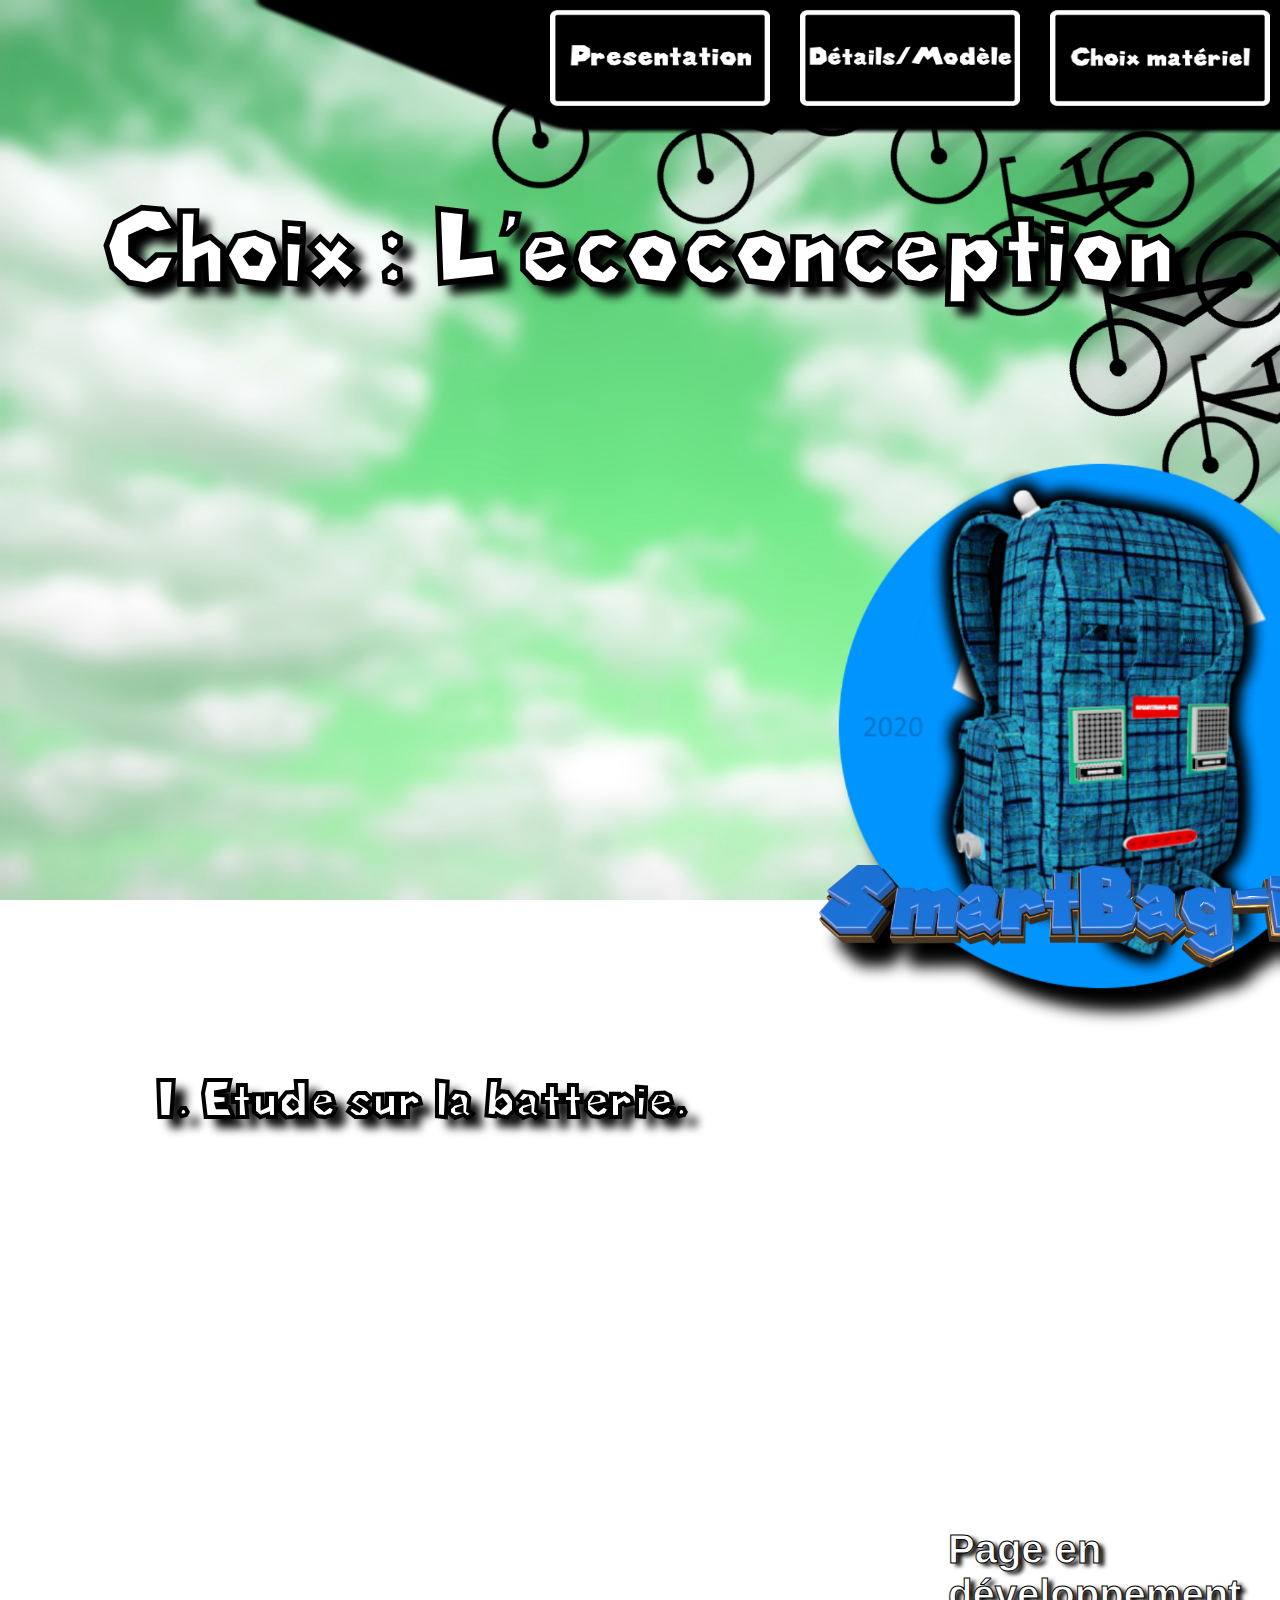
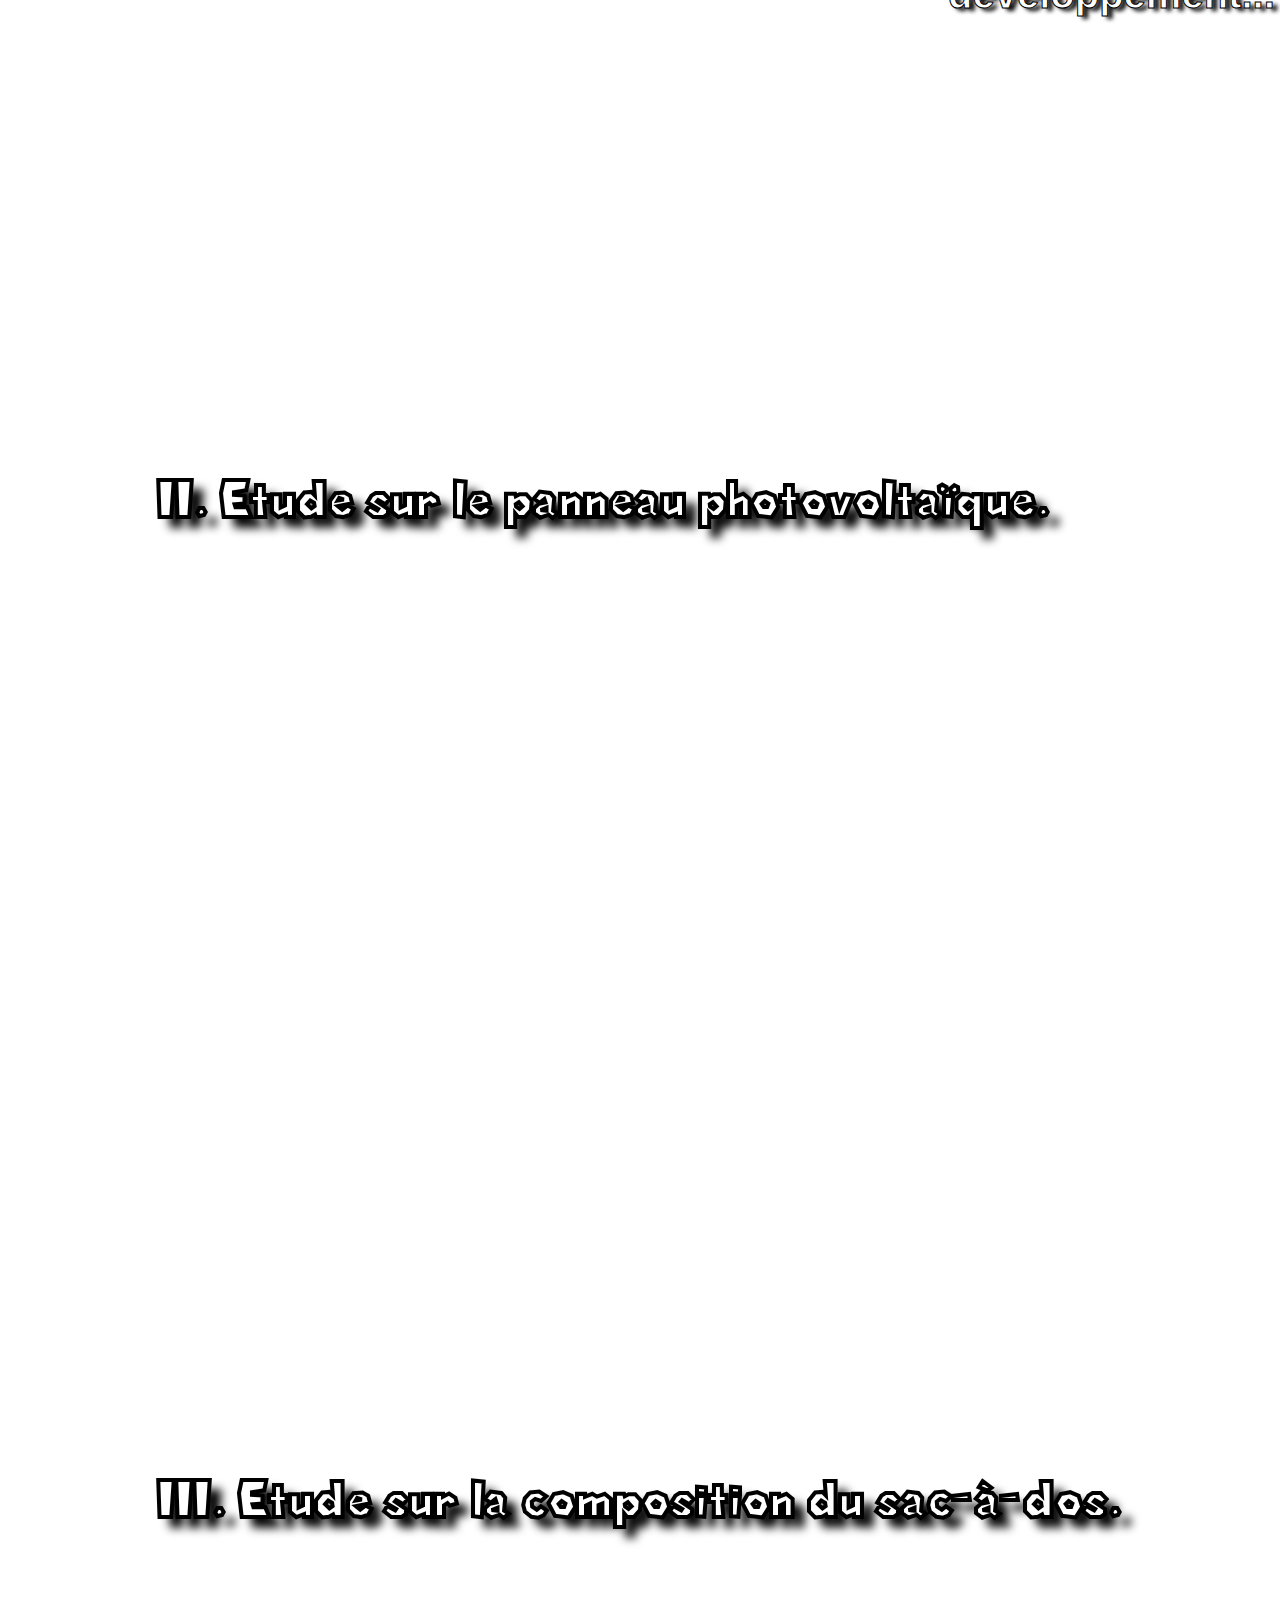
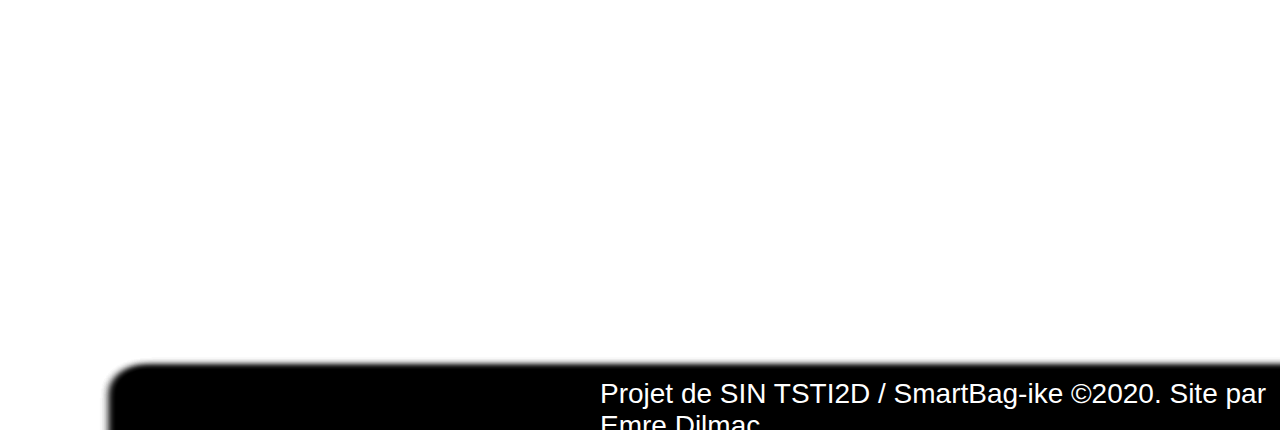
<file: choix.html>
<!DOCTYPE html>
<html lang="fr">
<head>
<link rel="stylesheet" type="text/css" href="choix.css" />
<link rel="icon" href="logo1.png" />
<meta charset="UTF-8">
<meta name="description" content="SmartBag-ike est un projet innovant conçu par un groupe de 3 étudiants en fillière STI2D de 2019-2020">
<meta name="keywords" content="Smart, bag, innovative, technology, sti2d, projet tech, informatique, it">

<style>

</style>   
<title>SmartBag-ike</title>


</head>

<body background="backgrounds/background3.jpg">
<header>
<img src="header web.png" width="1880" height="170" style ="position: absolute; top: 0px; left:245px";/>
</header>
<header>
</header>
<figure>
<div class="home_button">
<a href="index.html">
<img src="home_button.png" width="92" height="92" style ="position: absolute; top: 10px; left: 1350px;" onmouseover="this.src='home_button_animatedaf.png'" onmouseout="this.src='home_button.png'"/>
</a>
</div>
<a href="presentation.html">
<img src="presentation_butto1n.png" width="220" height="96" style ="position: absolute; top: 10px; left: 550px;" onmouseover="this.src='presentation_button_animatedaf.png'" onmouseout="this.src='presentation_butto1n.png'" />
</a>
<a href="Details.html">
<img src="details_button.png" width="220" height="96" style ="position: absolute; top: 10px; left: 800px;" onmouseover="this.src='details_button_animatedaf.png'" onmouseout="this.src='details_button.png'" />
</a>
<a href="Choix.html">
<img src="Choix_button.png" width="220" height="96" style ="position: absolute; top: 10px; left: 1050px;" onmouseover="this.src='Choix_button_animatedaf.png'" onmouseout="this.src='choix_button.png'" />
</a>
<h1 style ="position: absolute; top: 1500px; margin-left: 900px;">Page en développement...</h1>
</figure>
<image>
<div class="logo-choix-header" style="position: absolute; top: 450px";>
</div>
<text>
<h3>Choix : L'ecoconception</h3>
<h4 style ="position: absolute; top: 1000px;  margin-left: 150px;">I. Etude sur la batterie.</h4>
<h4 style ="position: absolute; top: 2000px;  margin-left: 150px;">II. Etude sur le panneau photovoltaïque.</h4>
<h4 style ="position: absolute; top: 3000px;  margin-left: 150px;">III. Etude sur la composition du sac-à-dos.</h4>
</text>
<footer>
<img src="footer_web.png" width="1980" height="80" style ="position: absolute; top: 3550px; left:80px";/>
<p style ="position: absolute; top: 3550px; left:600px">Projet de SIN TSTI2D / SmartBag-ike ©2020. Site par Emre Dilmac</p>
</footer>

</body>


</html>
</file>
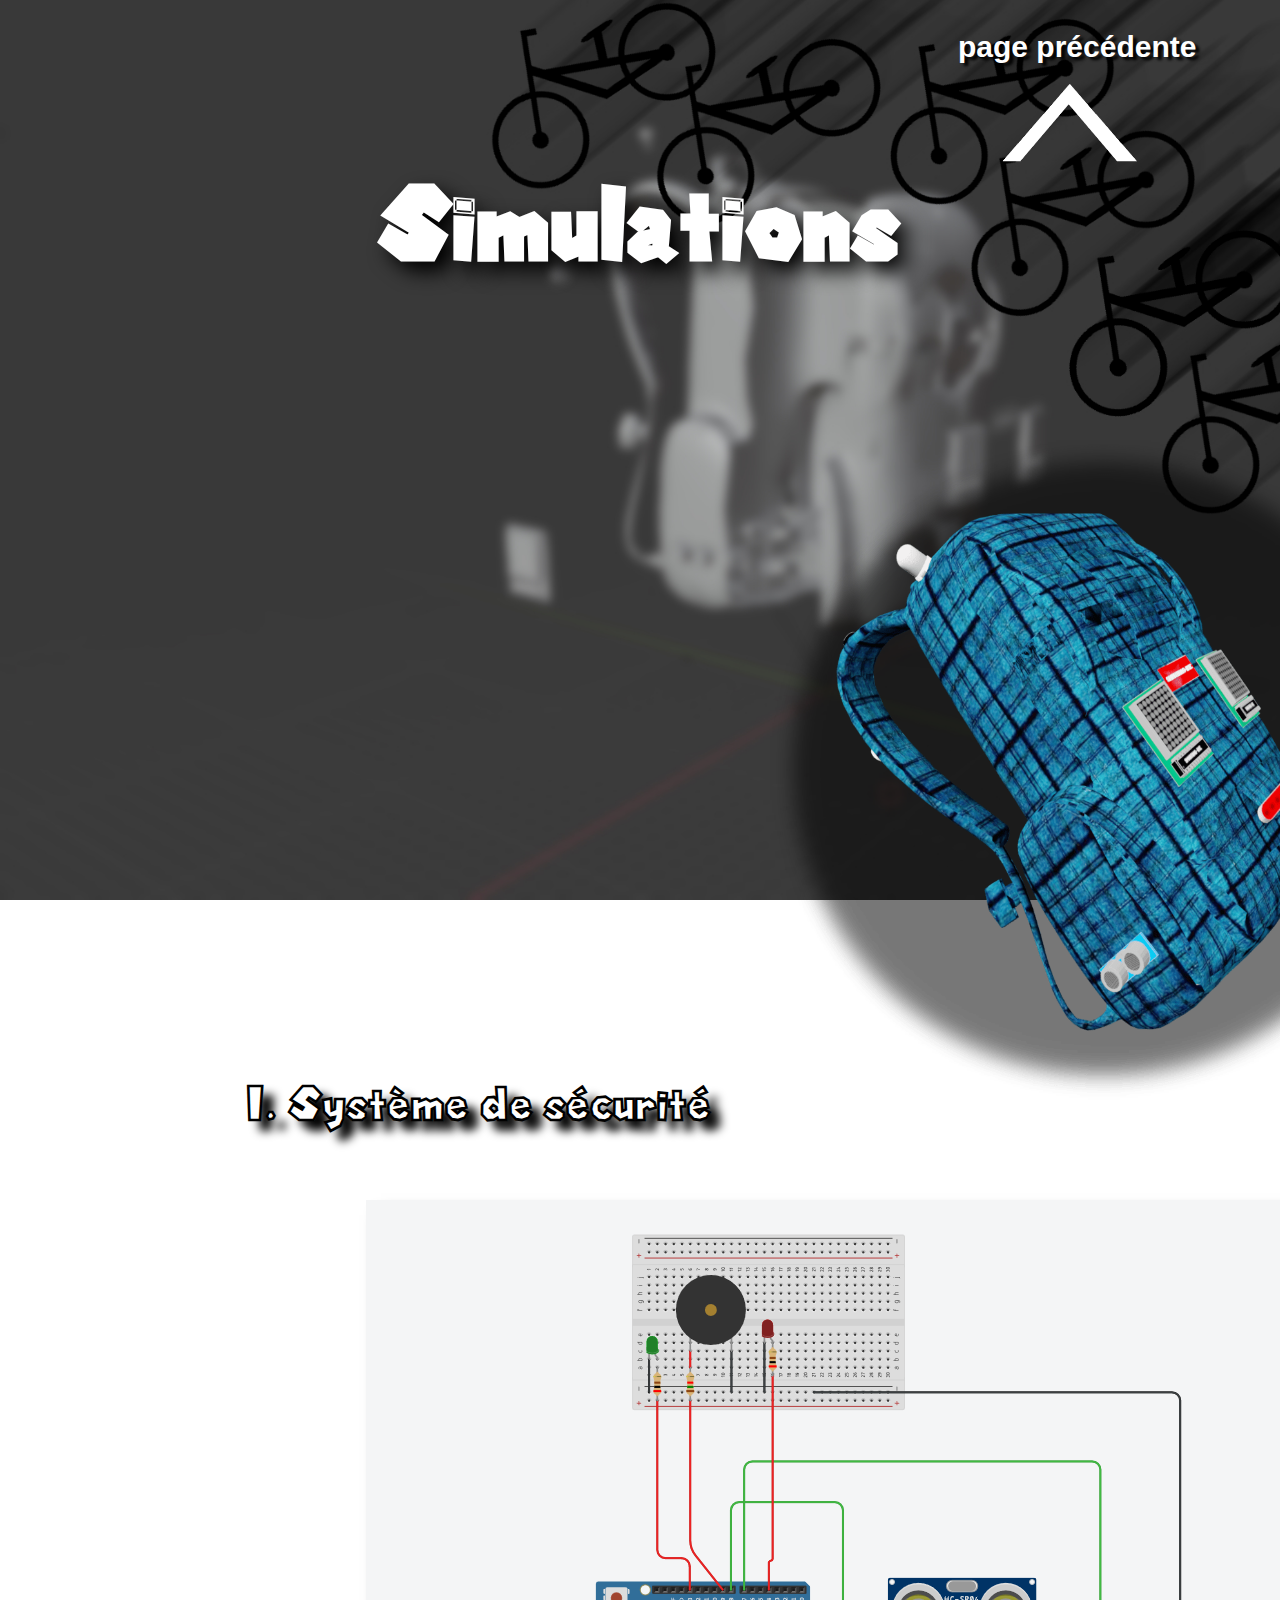
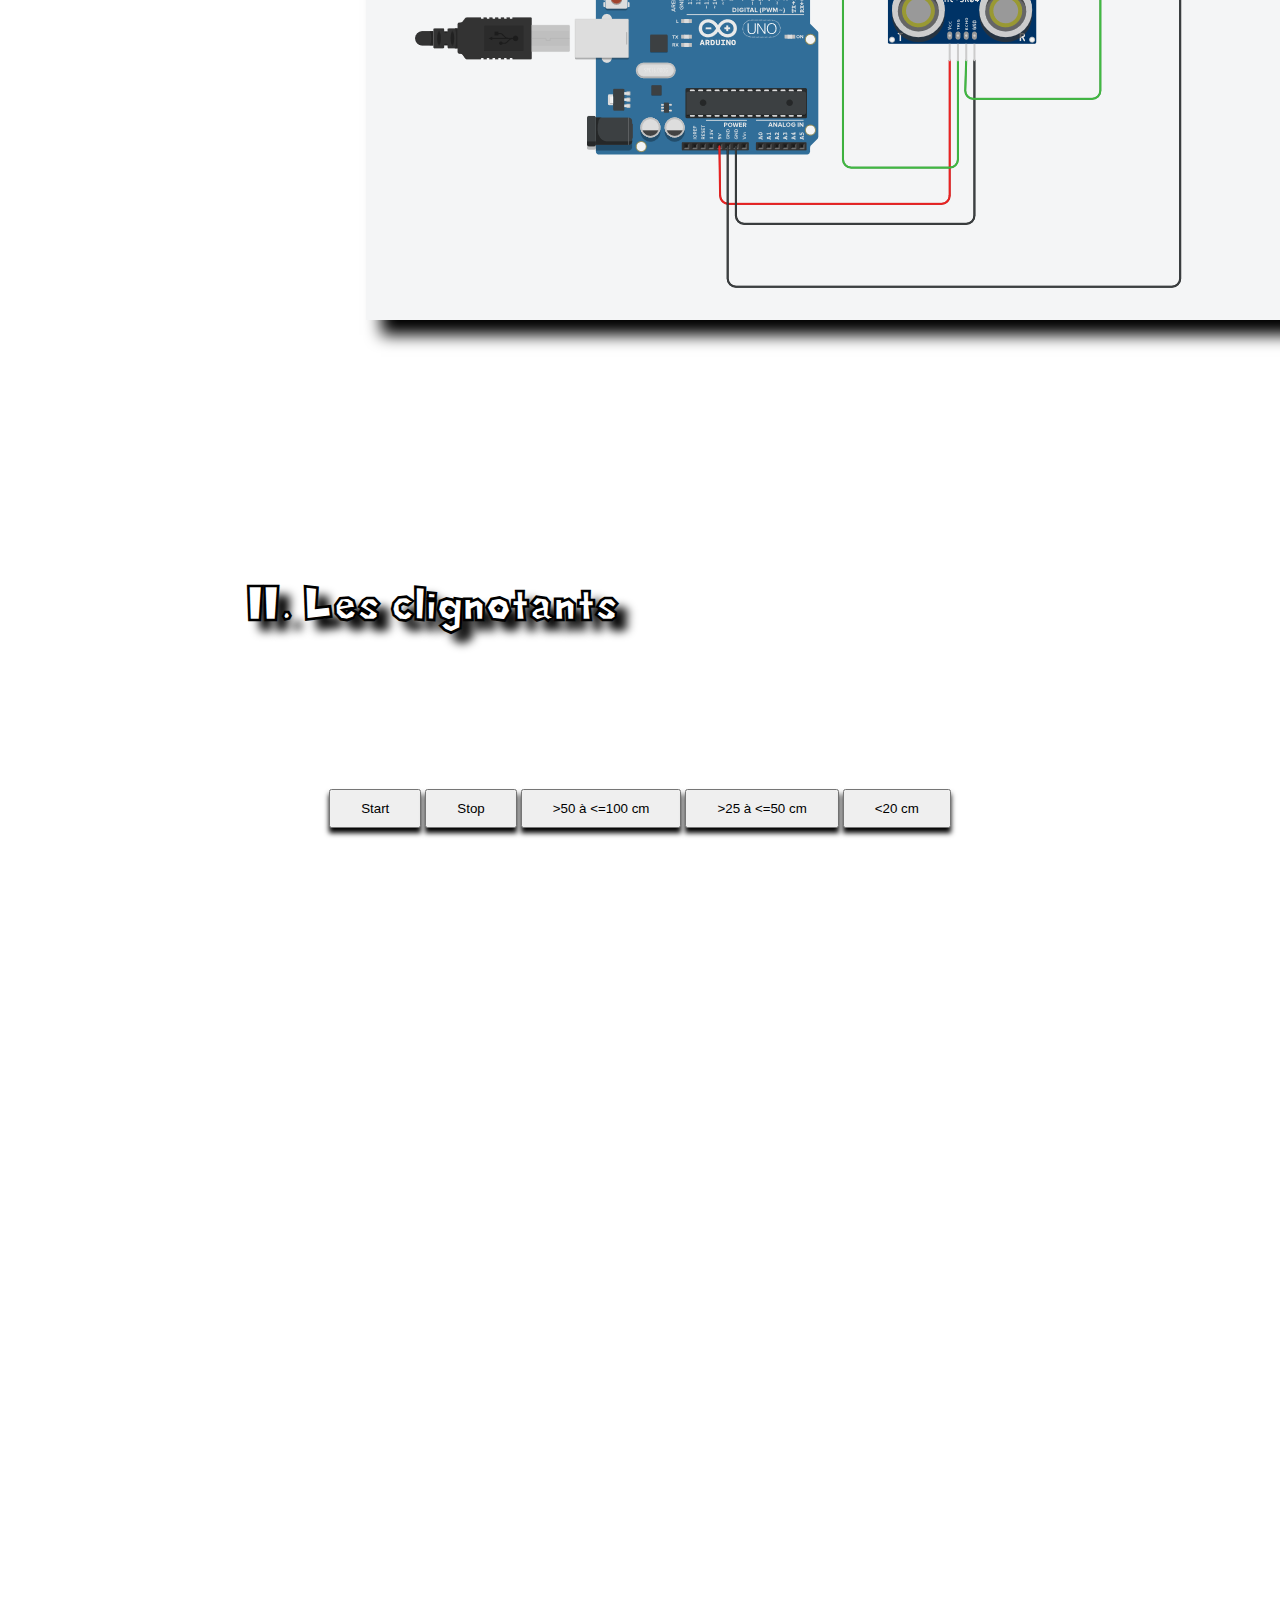
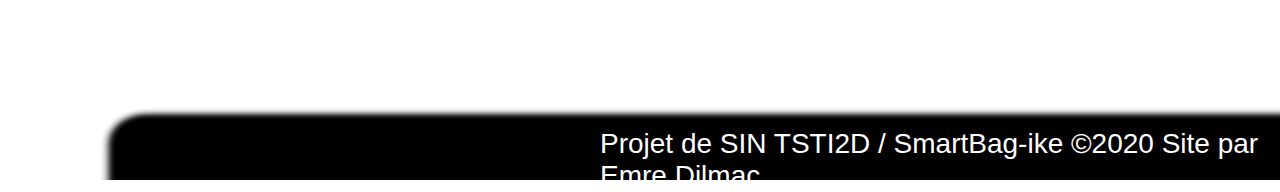
<file: details-page-2.html>
<!DOCTYPE html>
<html lang="fr">
<head>
<link rel="stylesheet" type="text/css" href="details.css" />
<link rel="icon" href="logo1.png" />
<meta charset="UTF-8">
<meta name="description" content="SmartBag-ike est un projet innovant conçu par un groupe de 3 étudiants en fillière STI2D de 2019-2020">
<meta name="keywords" content="Smart, bag, innovative, technology, sti2d, projet tech, informatique, it">

<style>
</style>   
<title>SmartBag-ike</title>
</head>

<body id="detail-2">
<h3>Simulations</h3>
<header>
<a href="details.html">
<img src="images/scroll3.png" width="140" height="90" style ="position: absolute; top: 80px; left: 1000px;" onmouseover="this.src='images/scroll4.gif'" onmouseout="this.src='images/scroll3.png'" />
</a>
<h1 style ="position: absolute; top: 10px; margin-left: 950px; margin-right: auto;">page précédente</h1>
<img src="images/pour-page-detail.png" width="660" height="660" style ="position: absolute; top: 440px; left: 770px;"/>
</header>
<figure>
<h5 style ="position: absolute; top: 1000px; margin-left: 200px; margin-right: auto;">I. Système de sécurité</h5>
<h5 style ="position: absolute; top: 2100px; margin-left: 200px; margin-right: auto;">II. Les clignotants</h5>
</figure>
<img id="img-change" src="simulation securite/etteint.png" style ="position: absolute; top: 1200px; margin-left: 28%; margin-right: auto; box-shadow: 15px 15px 15px black;"/>
<div class="buttons">
<button onclick="start()">Start</button>
<button onclick="stop()">Stop</button>
<button onclick="inf100()">>50 à <=100 cm</button>
<button onclick="inf50()">>25 à <=50 cm</button>
<button onclick="infvingt()"><20 cm</button>
</div>
<script id="simulation-test-detail">
var beep = new Audio();
beep.src = "beep.wav";
function playBtnSound(num){
bleep.play();
}
var img = document.getElementById("img-change");
function start(){
img.src='simulation securite/allume.png';
}
function stop(){
img.src='simulation securite/etteint.png';
}
function infvingt(){
img.src='simulation securite/inf20cm.png';
}
function inf100(){
img.src='simulation securite/50-100cm.gif';
beep.src="beep.wav";
}
function inf50(){
img.src='simulation securite/inférieur-à-50cm.gif';
} 

</script>
<footer>
<img src="footer_web.png" width="1980" height="80" style ="position: absolute; top: 3300px; left:80px";/>
<p style ="position: absolute; top: 3300px; left:600px">Projet de SIN TSTI2D / SmartBag-ike ©2020 Site par Emre Dilmac</p>
</footer>

</body>


</html>
</file>
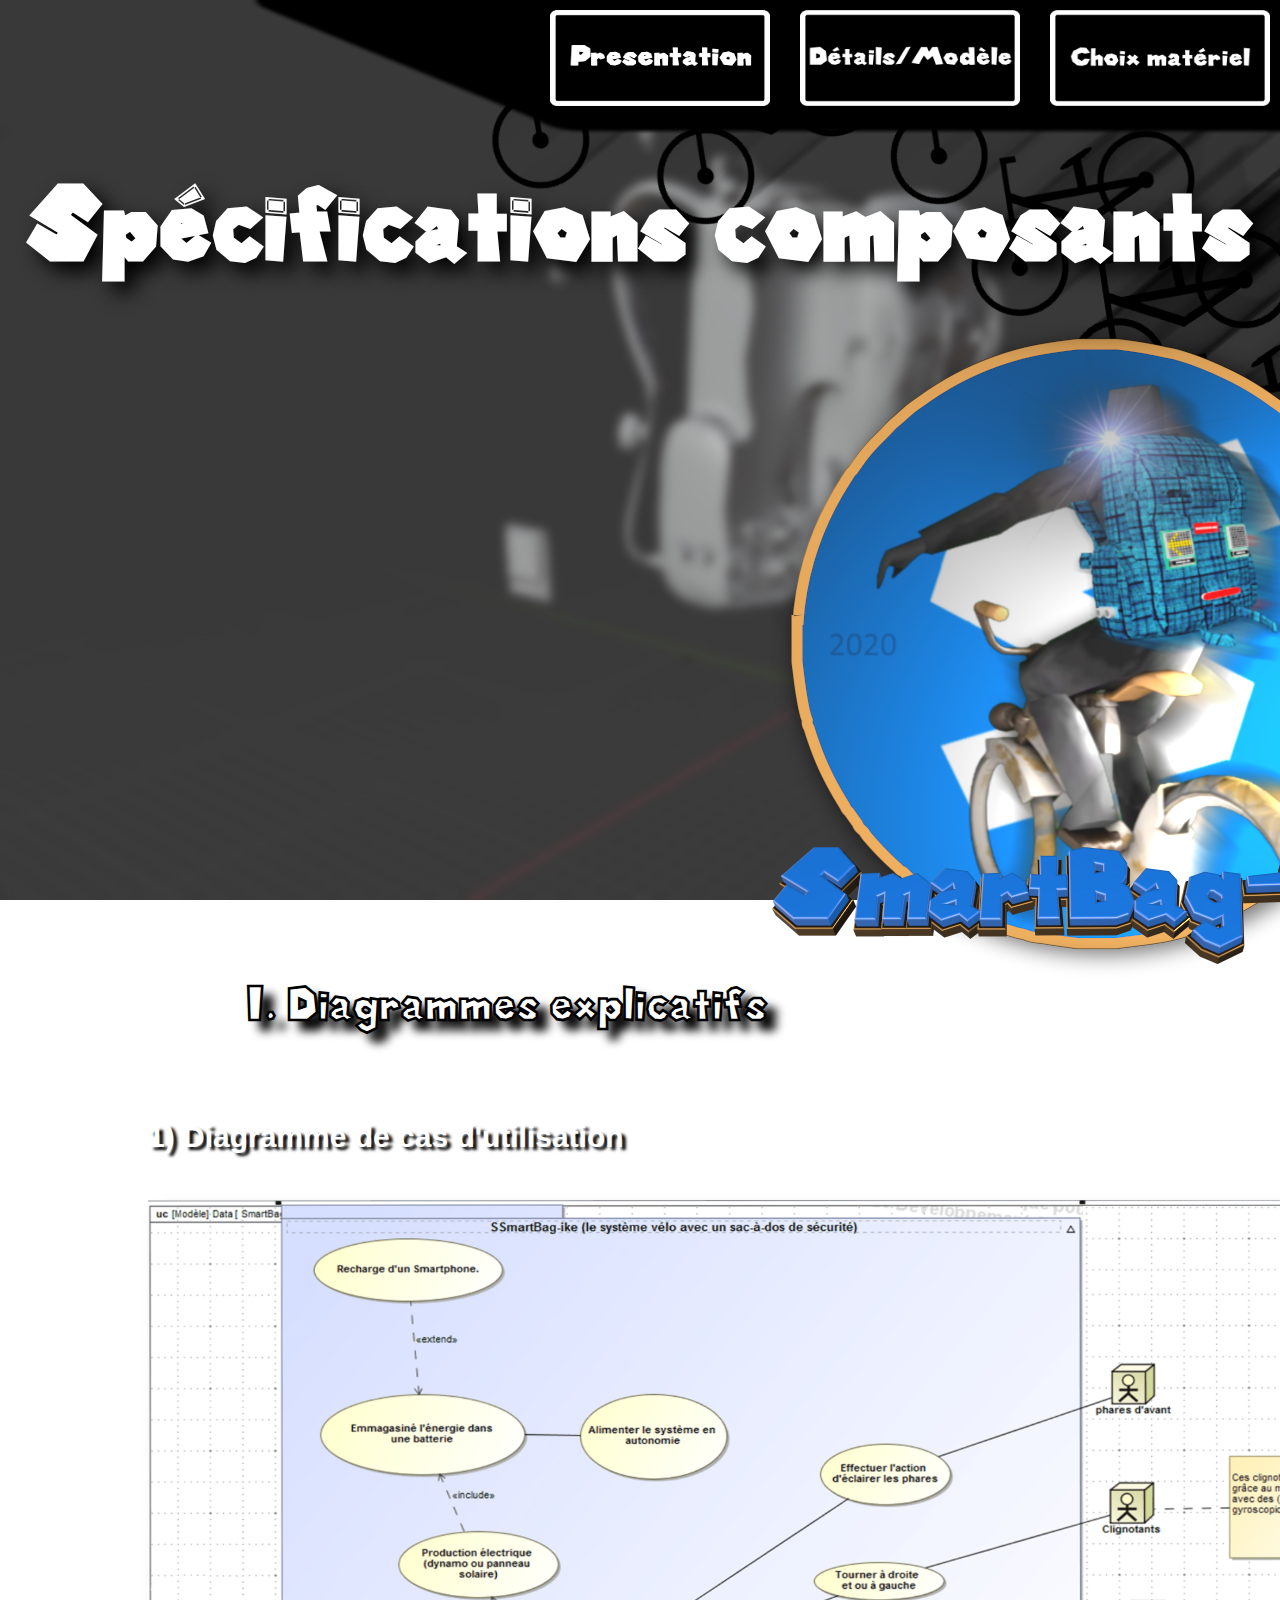
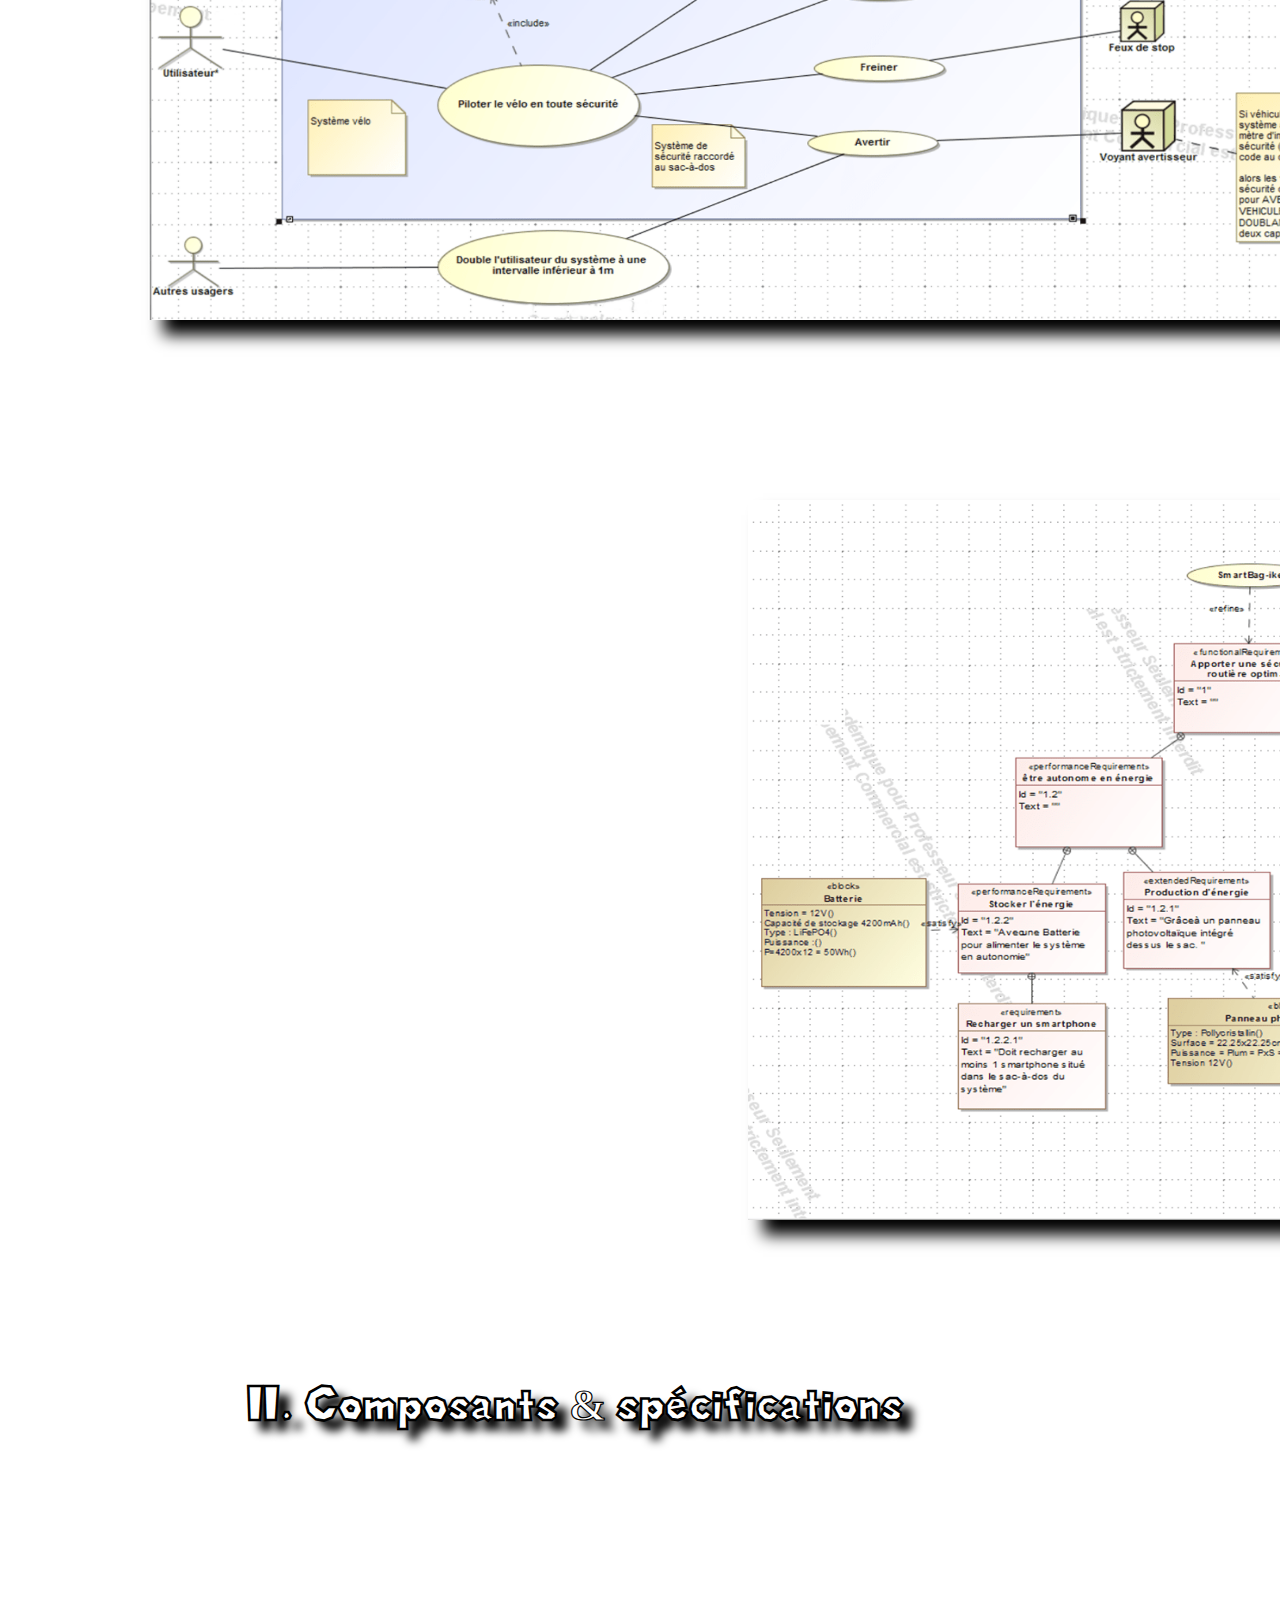
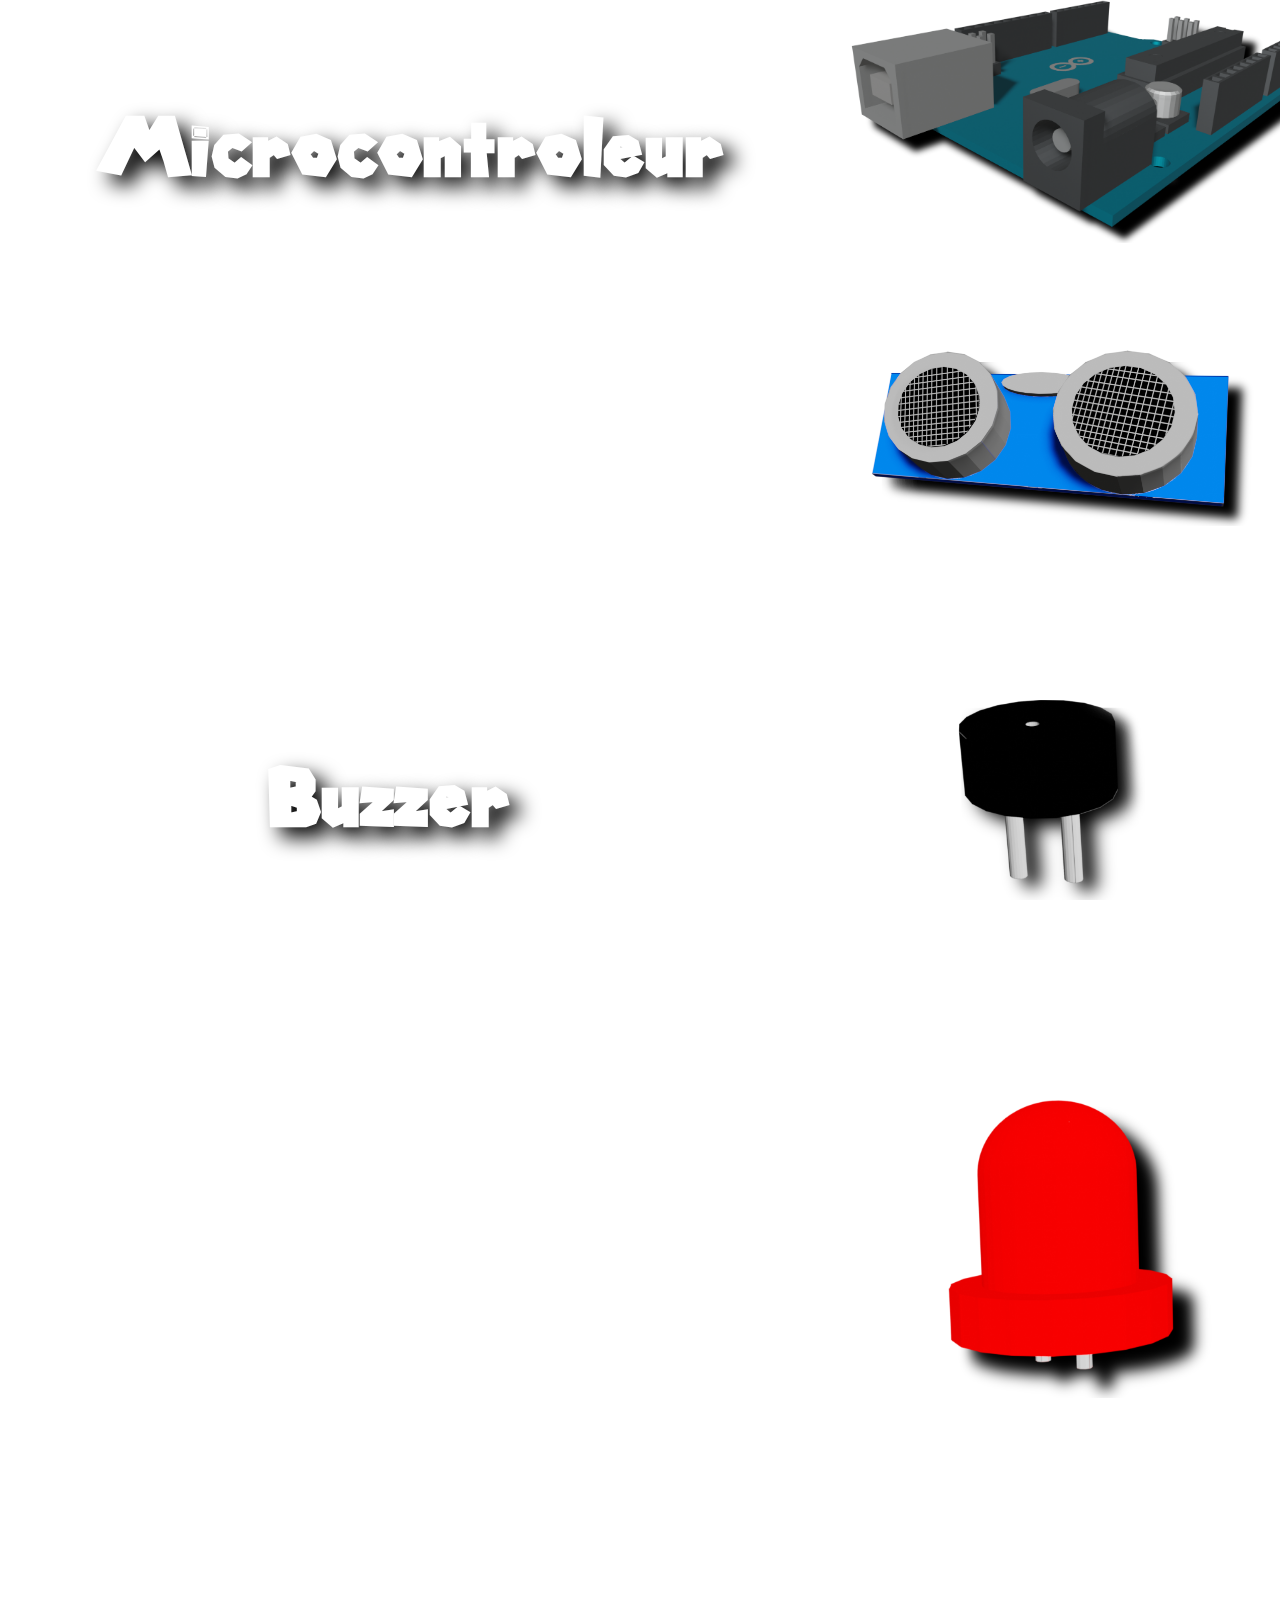
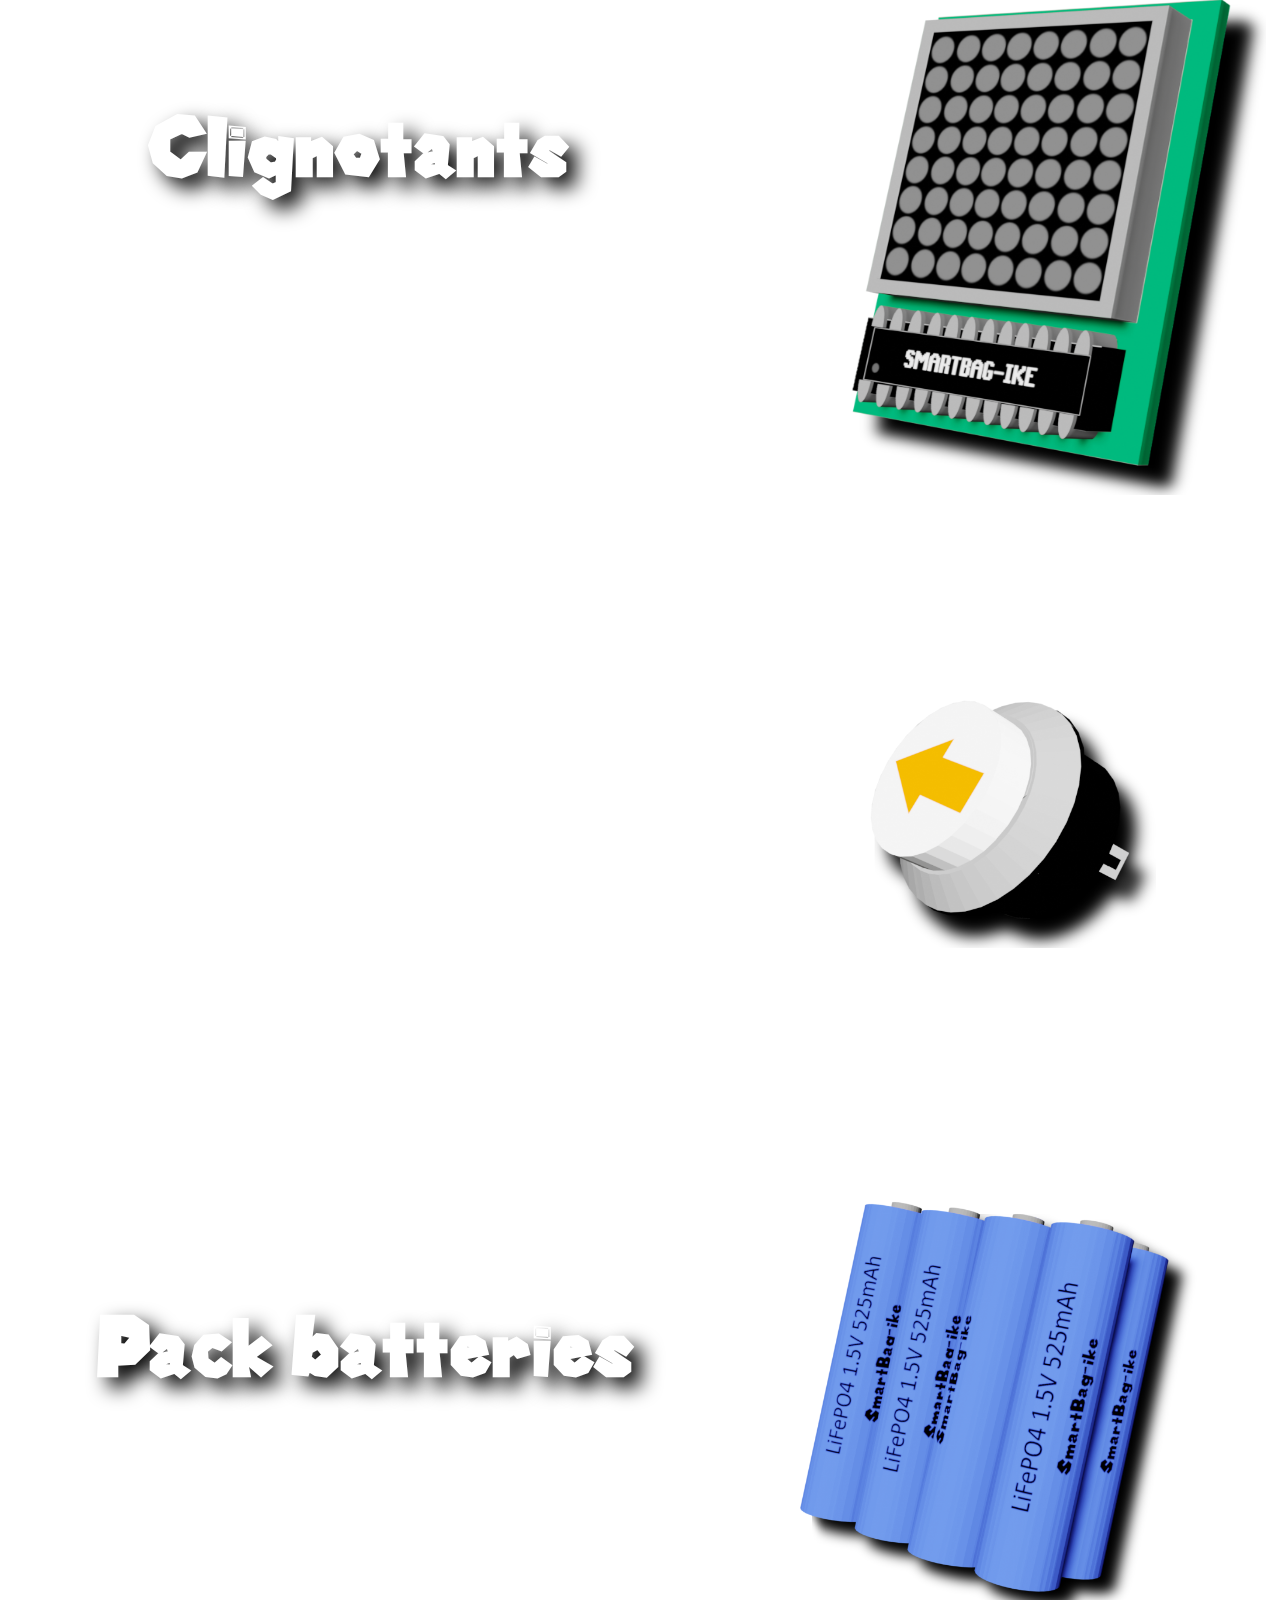
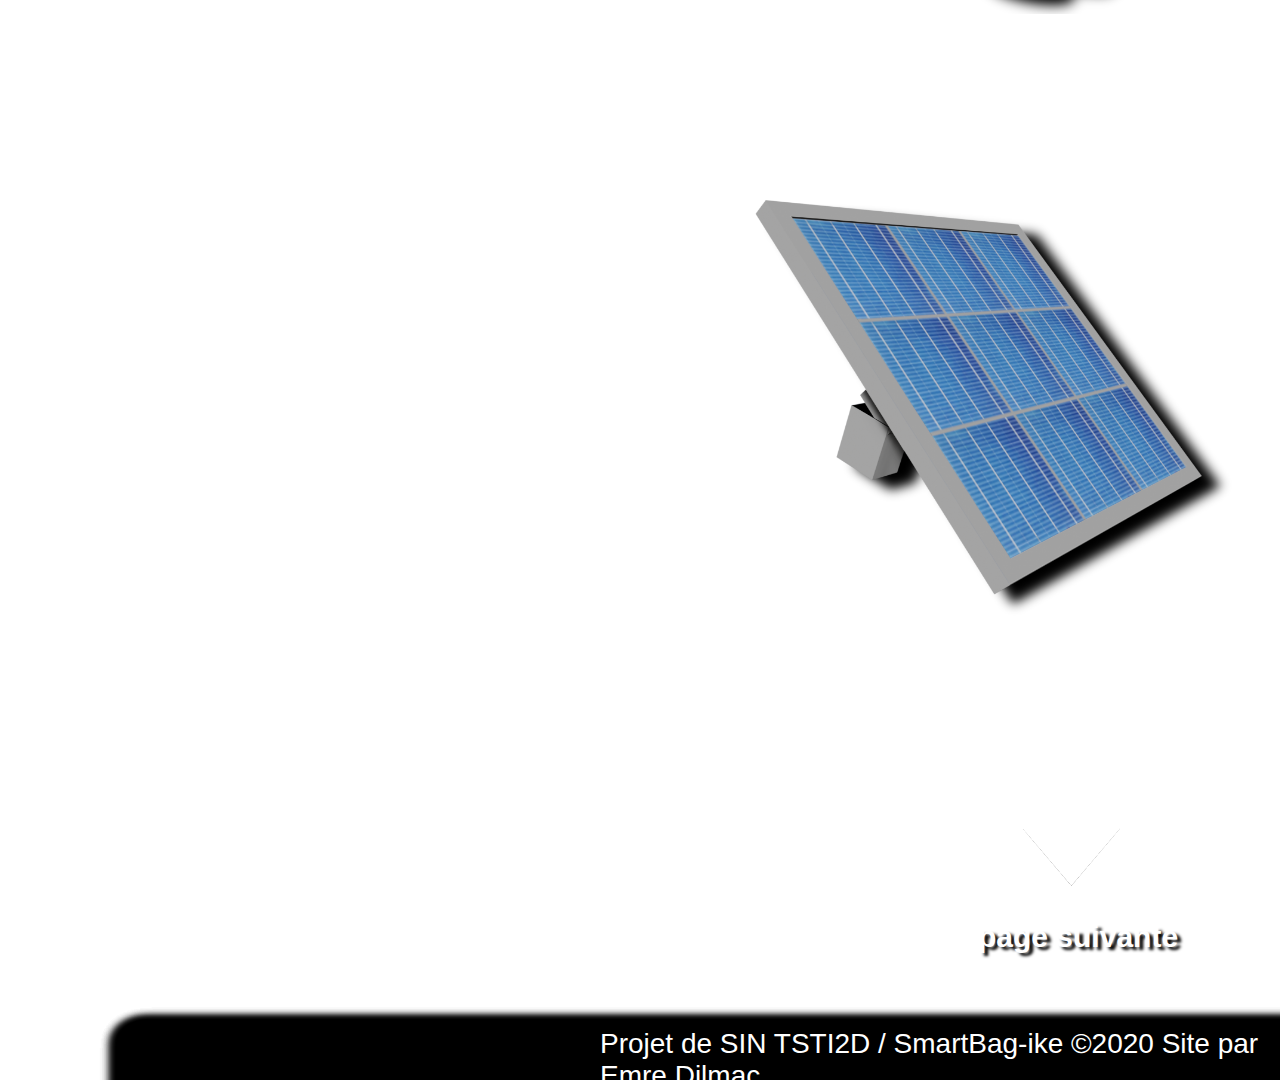
<file: details.html>
﻿<!DOCTYPE html>
<html lang="fr">
<head>
<link rel="stylesheet" type="text/css" href="details.css" />
<link rel="icon" href="logo1.png" />
<meta charset="UTF-8">
<meta name="description" content="SmartBag-ike est un projet innovant conçu par un groupe de 3 étudiants en fillière STI2D de 2019-2020">
<meta name="keywords" content="Smart, bag, innovative, technology, sti2d, projet tech, informatique, it">

<style>

</style>   
<title>SmartBag-ike</title>


</head>

<body background="backgrounds/background2.jpg">
<header>
<img src="header web.png" width="1880" height="170" style ="position: absolute; top: 0px; left:245px";/>
</header>
<h3>Spécifications composants</h3>
<header>
<img src="images/texture rond001.png" width="660" height="660" style ="position: absolute; top: 320px; left: 770px;"/>
<div style="position: absolute; top: 320px;" class="animation-sac-globale">
</div>
</header>
<figure>
<a href="index.html">
<img src="home_button.png" width="92" height="92" style ="position: absolute; top: 10px; left: 1350px;" onmouseover="this.src='home_button_animatedaf.png'" onmouseout="this.src='home_button.png'" />
</a>
<a href="presentation.html">
<img src="presentation_butto1n.png" width="220" height="96" style ="position: absolute; top: 10px; left: 550px;" onmouseover="this.src='presentation_button_animatedaf.png'" onmouseout="this.src='presentation_butto1n.png'" />
</a>
<div class="home_button">
<a href="index.html">
<img src="home_button.png" width="92" height="92" style ="position: absolute; top: 10px; left: 1350px;" onmouseover="this.src='home_button_animatedaf.png'" onmouseout="this.src='home_button.png'"/>
</a>
</div>
<a href="presentation.html">
<img src="presentation_butto1n.png" width="220" height="96" style ="position: absolute; top: 10px; left: 550px;" onmouseover="this.src='presentation_button_animatedaf.png'" onmouseout="this.src='presentation_butto1n.png'" />
</a>
<a href="Details.html">
<img src="details_button.png" width="220" height="96" style ="position: absolute; top: 10px; left: 800px;" onmouseover="this.src='details_button_animatedaf.png'" onmouseout="this.src='details_button.png'" />
</a>
<a href="Choix.html">
<img src="Choix_button.png" width="220" height="96" style ="position: absolute; top: 10px; left: 1050px;" onmouseover="this.src='Choix_button_animatedaf.png'" onmouseout="this.src='choix_button.png'" />
</a>
<h5 style ="position: absolute; top: 900px; margin-left: 200px; margin-right: auto;">I. Diagrammes explicatifs</h5>
<h1 style ="position: absolute; top: 1100px; margin-left: 100px; margin-right: auto;">1) Diagramme de cas d'utilisation</h1>
<img src="images/diagramme-usage.png" width="1280" height="720" style ="position: absolute; top: 1200px; margin-left: 100px; margin-right: auto; box-shadow: 15px 15px 15px black;"/>
<h1 style ="position: absolute; top: 2000px; margin-left: 1400px; margin-right: auto;">2) Diagramme d'exigence du système</h1>
<img src="images/diagramme-exigence.png" width="1280" height="720" style ="position: absolute; top: 2100px; margin-left: 700px; margin-right: auto; box-shadow: 15px 15px 15px black;"/>
<h5 style ="position: absolute; top: 2900px; margin-left: 200px; margin-right: auto;">II. Composants & spécifications</h5>
<h6 style ="position: absolute; top: 3050px; margin-left: 50px; margin-right: auto;">Microcontroleur</h6>
<h6 style ="position: absolute; top: 3400px; margin-left: 1400px; margin-right: auto;">Capteur</h6>
<h6 style ="position: absolute; top: 3700px; margin-left: 220px; margin-right: auto;">Buzzer</h6>
<h6 style ="position: absolute; top: 4150px; margin-left: 1300px; margin-right: auto;">Voyant d'alerte</h6>
<h6 style ="position: absolute; top: 4650px; margin-left: 100px; margin-right: auto;">Clignotants</h6>
<h6 style ="position: absolute; top: 5350px; margin-left: 1400px; margin-right: auto;">Boutons</h6>
<h6 style ="position: absolute; top: 5850px; margin-left: 50px; margin-right: auto;">Pack batteries</h6>
<h6 style ="position: absolute; top: 6450px; margin-left: 1300px; margin-right: auto;">Panneau Photovol.</h6>
</figure>
<figure>
<div alt="carte-arduino-pcb" style="position: absolute; top: 3200px; left: 850px;" class="arduinozz">
</div>
<div alt="arduino-capteur" style="position: absolute; top: 3550px;" class="capteurzz">
</div>
<div alt="arduino-buzzer" style="position: absolute; top: 3900px;" class="img-buzzer">
</div>
<img alt="arduino-led" src="images/img voyant.png" width="268" height="298" style ="position: absolute; top: 4300px; margin-left: 900px; margin-right: auto;"/>
<img alt="arduino-button" src="images/img bouton.png" width="288" height="248" style ="position: absolute; top: 5500px; margin-left: 820px; margin-right: auto;"/>
<div alt="arduino-battery" style="position: absolute; top: 6000px;" class="img-batterie">
</div>
<div alt="arduino-solar-panel" style="position: absolute; top: 6600px;" class="img-panneau">
</div>
</figure>
<div alt="arduino-led" style="position: absolute; top: 4800px; left: 850px;" class="animation_clignotant">
</div>
<a href="details-page-2.html">
<img src="images/scroll.png" width="140" height="90" style ="position: absolute; top: 7220px; left: 1000px;" onmouseover="this.src='images/scroll2.gif'" onmouseout="this.src='images/scroll.png'" />
</a>
<h1 style ="position: absolute; top: 7300px; margin-left: 970px; margin-right: auto;">page suivante</h1>
<footer>
<img src="footer_web.png" width="1980" height="80" style ="position: absolute; top: 7400px; left:80px";/>
<p style ="position: absolute; top: 7400px; left:600px">Projet de SIN TSTI2D / SmartBag-ike ©2020 Site par Emre Dilmac</p>
</footer>

</body>


</html>
</file>
<file: choix.css>
@font-face { font-family: SuperMario286; src: url('SuperMario286.ttf'); } 
p
{
    font-family: Verdana, sans-serif;
	font-size: 28px;
	color: white;
	text-border: 2px black solid;
   -webkit-text-stroke-color: black;
}
h1{
   font-family: Comic Sans MS, sans-serif;
   font-size: 40px;	
   color: white;
   font-weight: bold;
   text-border: 6px black solid;
   text-shadow: 5px 3px 4px black;
   -webkit-text-stroke-width: 1px;
   -webkit-text-stroke-color: black;
}
h2{
font-family: Verdana;
font-size: 12px;
color: white;
}
h3{
font-family: SuperMario286;
font-size: 100px;
color: white;
text-align: center;
margin-top : 150px;
text-shadow: 11px 10px 10px black;
-webkit-text-stroke-width: 2.5px;
-webkit-text-stroke-color: black;
text-size-adjust: none;

}
h4{
font-family: SuperMario286;
font-size: 50px;
color: white;
text-shadow: 11px 10px 10px black;
-webkit-text-stroke-width: 2.5px;
-webkit-text-stroke-color: black;
text-size-adjust: none;

}

body{
     background-image: url(backgrounds/background3.jpg);
	 background-repeat: no-repeat;
	 background-size: cover;
	 background-attachment: fixed;	 
}
.logo-choix-header{
     background: url(images/logo-final-smartbag-ike3.png);
	 background-size : 600px 600px;
	 width : 600px;
	 height : 600px;
     margin-left: 800px;
	 margin-right: auto;
	 transition: transform 0.5s;
}
.logo-choix-header:hover
{
	transform: scale(1.3);
	transition: transform 1.5s;
	}
</file>
<file: details.css>
@font-face { font-family: SuperMario286; src: url('SuperMario286.ttf'); } 
p
{
    font-family: Verdana, sans-serif;
	font-size: 28px;
	color: white;
	text-border: 2px black solid;
   -webkit-text-stroke-color: black;
}
h1{
   font-family: Comic Sans MS, sans-serif;
   font-size: 30px;	
   color: white;
   font-weight: bold;
   text-border: 6px black solid;
   text-shadow: 4px 3px 3px black;
   -webkit-text-stroke-color: black;
}
h3{
font-family: SuperMario286;
font-size: 100px;
color: white;
text-shadow: 10px 10px 20px black;
display: block;
padding-top: 60px;
text-align: center;
margin-right: auto;
transition: transform 0.25s;
}
h3:hover
{
	transform: scale(1.2);
	transition: transform 0.5s;
	
}
h4{
font-family: SuperMario286;
font-size: 62px;
color: white;
text-shadow: 11px 10px 10px black;
-webkit-text-stroke-width: 2px;
-webkit-text-stroke-color: black;

}
h5{
font-family: SuperMario286;
font-size: 45px;
color: white;
text-shadow: 11px 10px 10px black;
-webkit-text-stroke-width: 1.2px;
-webkit-text-stroke-color: black;

}
body{
     background-image: url(backgrounds/background2.jpg);
	 background-repeat: no-repeat;
	 background-size: cover;
	 background-attachment: fixed;
}
h6{
font-family: SuperMario286;
font-size: 80px;
color: white;
text-shadow: 11px 10px 20px black;
display: block;
padding-top: 60px;
margin-left: 450px;
margin-right: auto;
transition: transform 0.25s;
}
.animation_clignotant{
 width: 416px;
 height: 495px;
 margin: auto;
 background: url(images/img_clignotant.png);

 
 animation-name: slide; 
 animation-direction:alternate-reverse;
 animation-duration:3s ;
 animation-iteration-count:infinite ;
 animation-play-state:running ;
 animation-timing-function:ease-in-out ;
}

@keyframes slide{
 25%{
 background: url(images/img_clignotant2.png);
 }
 50%{
 background: url(images/img_clignotant.png);
  }
 75%{
 background: url(images/img_clignotant2.png);
 }
}
.arduinozz {
  background: url(images/img_arduino.png);
  background-size: 528px;
  width: 528px;
  height: 243px;
  transition: transform 0.5s;
}
.arduinozz:hover {
  background: url(images/arduino-specs-3d.gif);
  width: 1200px;
  height: 320px;
  transition: transform 0.5s;
  transform: scale(1.05);
}
.capteurzz {
  background: url(images/img_capteur.png);
  background-size: 388px;
  margin-left: 820px;
  margin-right: auto;
  width: 388px;
  height: 176px;
  transition: transform 0.5s;
}

.capteurzz:hover {
  background: url(images/capteur-specs-3d.gif);
  width: 1200px;
  height: 320px;
  margin-left: auto;
  margin-right: auto;
  transition: transform 0.5s;
  transform: scale(1.04);
}
.img-buzzer {
  background: url(images/img_buzzer.png);
  background-size: 200px;
  margin-left: 900px;
  margin-right: auto;
  width: 200px;
  height: 200px;
  transition: transform 0.5s;
}

.img-buzzer:hover {
  background: url(images/buzzer-specs-3d.gif);
  width: 1200px;
  height: 320px;
  margin-left: 750px;
  margin-right: auto;
  transition: transform 0.5s;
  transform: scale(1.04);
}
.img-batterie {
  background: url(images/img_batterie.png);
  background-size: 428px 414px;
  margin-left: 750px;
  margin-right: auto;
  width: 428px;
  height: 414px;
  transition: transform 0.5s;
}

.img-batterie:hover {
  background: url(images/batterie-specs-3d.gif);
  background-size: 1200px 320px;
  width: 1200px;
  height: 320px;
  margin-left: 750px;
  margin-right: auto;
  transition: transform 0.5s;
  transform: scale(1.04);
}
.img-panneau {
  background: url(images/img-panneau-photo.png);
  background-size: 540px 420px;
  margin-left: 700px;
  margin-right: auto;
  width: 540px;
  height: 420px;
  transition: transform 0.5s;
}

.img-panneau:hover {
  background: url(images/img-panneau-specs.gif);
  background-size: 1157px 320px;
  width: 1157px;
  height: 320px;
  margin-left: 25px;
  margin-right: auto;
  transition: transform 0.5s;
  transform: scale(1.05);
}
.animation-sac-globale {
 background: url(images/animation/new_logo_animatio_1_0000.png);
  background-size: 650px 650px;
  margin-left: 760px;
  margin-right: auto;
  width: 650px;
  height: 650px;
  animation-play-state:paused;
}

.animation-sac-globale:hover{
   animation: animationName 6s ease 0s infinite normal;
}

@keyframes animationName {
0%   { background: url(images/animation/new_logo_animatio_1_0000.png);}
1.25% { background: url(images/animation/new_logo_animatio_1_0001.png);}
2.5% { background: url(images/animation/new_logo_animatio_1_0002.png);}
3.75% { background: url(images/animation/new_logo_animatio_1_0003.png);}
5% { background: url(images/animation/new_logo_animatio_1_0004.png);}
6.25% { background: url(images/animation/new_logo_animatio_1_0005.png);}
7.5% { background: url(images/animation/new_logo_animatio_1_0006.png);}
8.75% { background: url(images/animation/new_logo_animatio_1_0007.png);}
10% { background: url(images/animation/new_logo_animatio_1_0008.png);}
11.25% { background: url(images/animation/new_logo_animatio_1_0009.png);}
12.5% { background: url(images/animation/new_logo_animatio_1_0010.png);}
13.75% { background: url(images/animation/new_logo_animatio_1_0011.png);}
15% { background: url(images/animation/new_logo_animatio_1_0012.png);}
16.25% { background: url(images/animation/new_logo_animatio_1_0013.png);}
17.5% { background: url(images/animation/new_logo_animatio_1_0014.png);}
18.75% { background: url(images/animation/new_logo_animatio_1_0015.png);}
20% { background: url(images/animation/new_logo_animatio_1_0016.png);}
21.25% { background: url(images/animation/new_logo_animatio_1_0017.png);}
22.5% { background: url(images/animation/new_logo_animatio_1_0018.png);}
23.75% { background: url(images/animation/new_logo_animatio_1_0019.png);}
25% { background: url(images/animation/new_logo_animatio_1_0020.png);}
26.25% { background: url(images/animation/new_logo_animatio_1_0021.png);}
27.5% { background: url(images/animation/new_logo_animatio_1_0022.png);}
28.75% { background: url(images/animation/new_logo_animatio_1_0023.png);}
30% { background: url(images/animation/new_logo_animatio_1_0024.png);}
31.25% { background: url(images/animation/new_logo_animatio_1_0025.png);}
32.5% { background: url(images/animation/new_logo_animatio_1_0026.png);}
33.75% { background: url(images/animation/new_logo_animatio_1_0027.png);}
35% { background: url(images/animation/new_logo_animatio_1_0028.png);}
36.25% { background: url(images/animation/new_logo_animatio_1_0029.png);}
37.5% { background: url(images/animation/new_logo_animatio_1_0030.png);}
38.75% { background: url(images/animation/new_logo_animatio_1_0031.png);}
40% { background: url(images/animation/new_logo_animatio_1_0032.png);}
41.25% { background: url(images/animation/new_logo_animatio_1_0033.png);}
42.5% { background: url(images/animation/new_logo_animatio_1_0034.png);}
43.75% { background: url(images/animation/new_logo_animatio_1_0035.png);}
45% { background: url(images/animation/new_logo_animatio_1_0036.png);}
46.25% { background: url(images/animation/new_logo_animatio_1_0037.png);}
47.5% { background: url(images/animation/new_logo_animatio_1_0038.png);}
48.75% { background: url(images/animation/new_logo_animatio_1_0039.png);}
50% { background: url(images/animation/new_logo_animatio_1_0040.png);}
51.25% { background: url(images/animation/new_logo_animatio_1_0041.png);}
52.5% { background: url(images/animation/new_logo_animatio_1_0042.png);}
53.75% { background: url(images/animation/new_logo_animatio_1_0043.png);}
55% { background: url(images/animation/new_logo_animatio_1_0044.png);}
56.25% { background: url(images/animation/new_logo_animatio_1_0045.png);}
57.5% { background: url(images/animation/new_logo_animatio_1_0046.png);}
58.75% { background: url(images/animation/new_logo_animatio_1_0047.png);}
60% { background: url(images/animation/new_logo_animatio_1_0048.png);}
61.25% { background: url(images/animation/new_logo_animatio_1_0049.png);}
62.5% { background: url(images/animation/new_logo_animatio_1_0050.png);}
62.5% { background: url(images/animation/new_logo_animatio_1_0051.png);}
63.75% { background: url(images/animation/new_logo_animatio_1_0052.png);}
65% { background: url(images/animation/new_logo_animatio_1_0053.png);}
66.25% { background: url(images/animation/new_logo_animatio_1_0054.png);}
67.5% { background: url(images/animation/new_logo_animatio_1_0055.png);}
68.75% { background: url(images/animation/new_logo_animatio_1_0056.png);}
70% { background: url(images/animation/new_logo_animatio_1_0057.png);}
71.25% { background: url(images/animation/new_logo_animatio_1_0058.png);}
72.5% { background: url(images/animation/new_logo_animatio_1_0059.png);}
73.75% { background: url(images/animation/new_logo_animatio_1_0060.png);}
75% { background: url(images/animation/new_logo_animatio_1_0061.png);}
76.25% { background: url(images/animation/new_logo_animatio_1_0062.png);}
77.5% { background: url(images/animation/new_logo_animatio_1_0063.png);}
78.75% { background: url(images/animation/new_logo_animatio_1_0064.png);}
80% { background: url(images/animation/new_logo_animatio_1_0065.png);}
81.25% { background: url(images/animation/new_logo_animatio_1_0066.png);}
82.5% { background: url(images/animation/new_logo_animatio_1_0067.png);}
83.75% { background: url(images/animation/new_logo_animatio_1_0068.png);}
85% { background: url(images/animation/new_logo_animatio_1_0069.png);}
86.25% { background: url(images/animation/new_logo_animatio_1_0070.png);}
87.5% { background: url(images/animation/new_logo_animatio_1_0071.png);}
88.75% { background: url(images/animation/new_logo_animatio_1_0072.png);}
90% { background: url(images/animation/new_logo_animatio_1_0073.png);}
91.25% { background: url(images/animation/new_logo_animatio_1_0074.png);}
92.5% { background: url(images/animation/new_logo_animatio_1_0075.png);}
93.75% { background: url(images/animation/new_logo_animatio_1_0076.png);}
95% { background: url(images/animation/new_logo_animatio_1_0077.png);}
96.25% { background: url(images/animation/new_logo_animatio_1_0078.png);}
97.5% { background: url(images/animation/new_logo_animatio_1_0079.png);}
98.75% { background: url(images/animation/new_logo_animatio_1_0080.png);}
100% { background: url(images/animation/new_logo_animatio_1_0080.png);}
}

#detail-2{
     background-image: url(backgrounds/background2.jpg);
	 background-repeat: no-repeat;
	 background-size: cover;
	 background-attachment: fixed;
}
.buttons{
        text-align: center;
		padding-top: 2000px;
}
.buttons2{
        text-align: center;
		padding-top: 1100px;		
}
button{
      padding: 10px 30px;
	  box-shadow: 0 5px 5px rgba(0,0,0.28);
	  -webkit-text-button-color: black;
}
</file>
